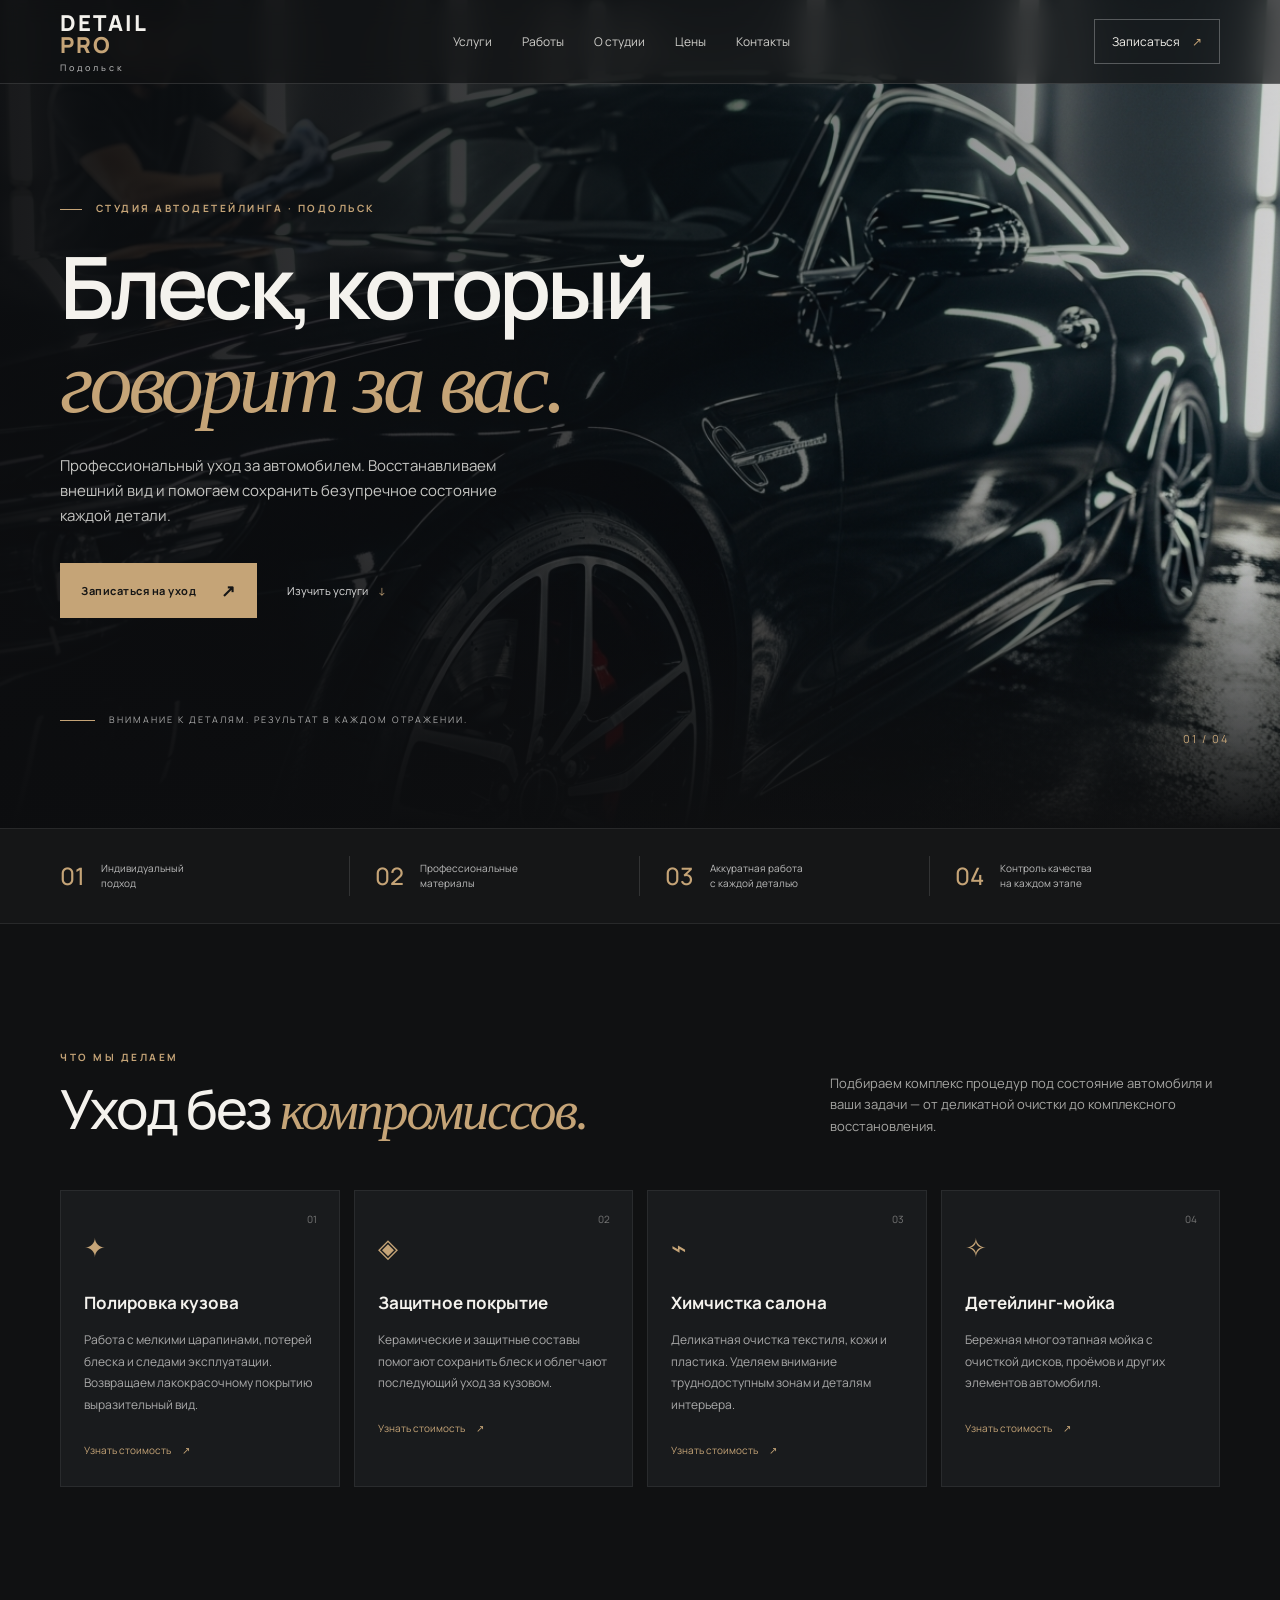
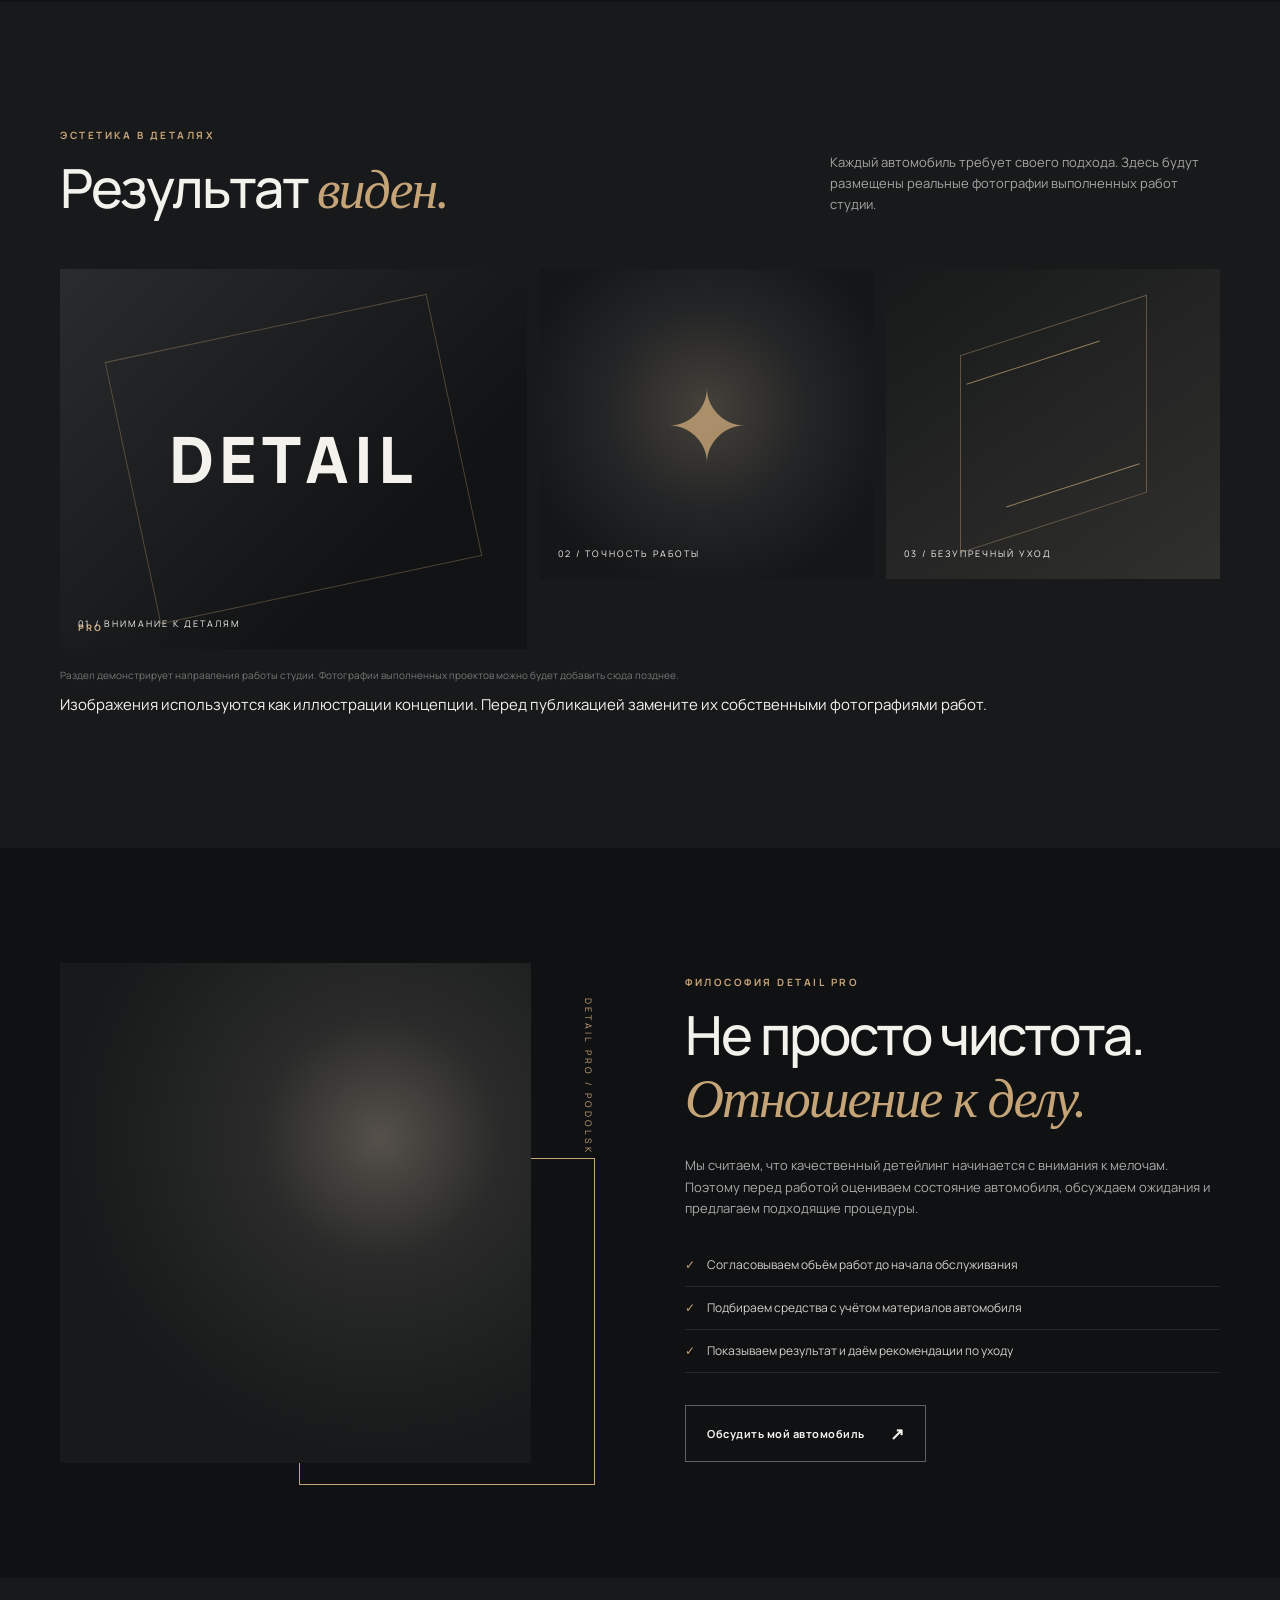
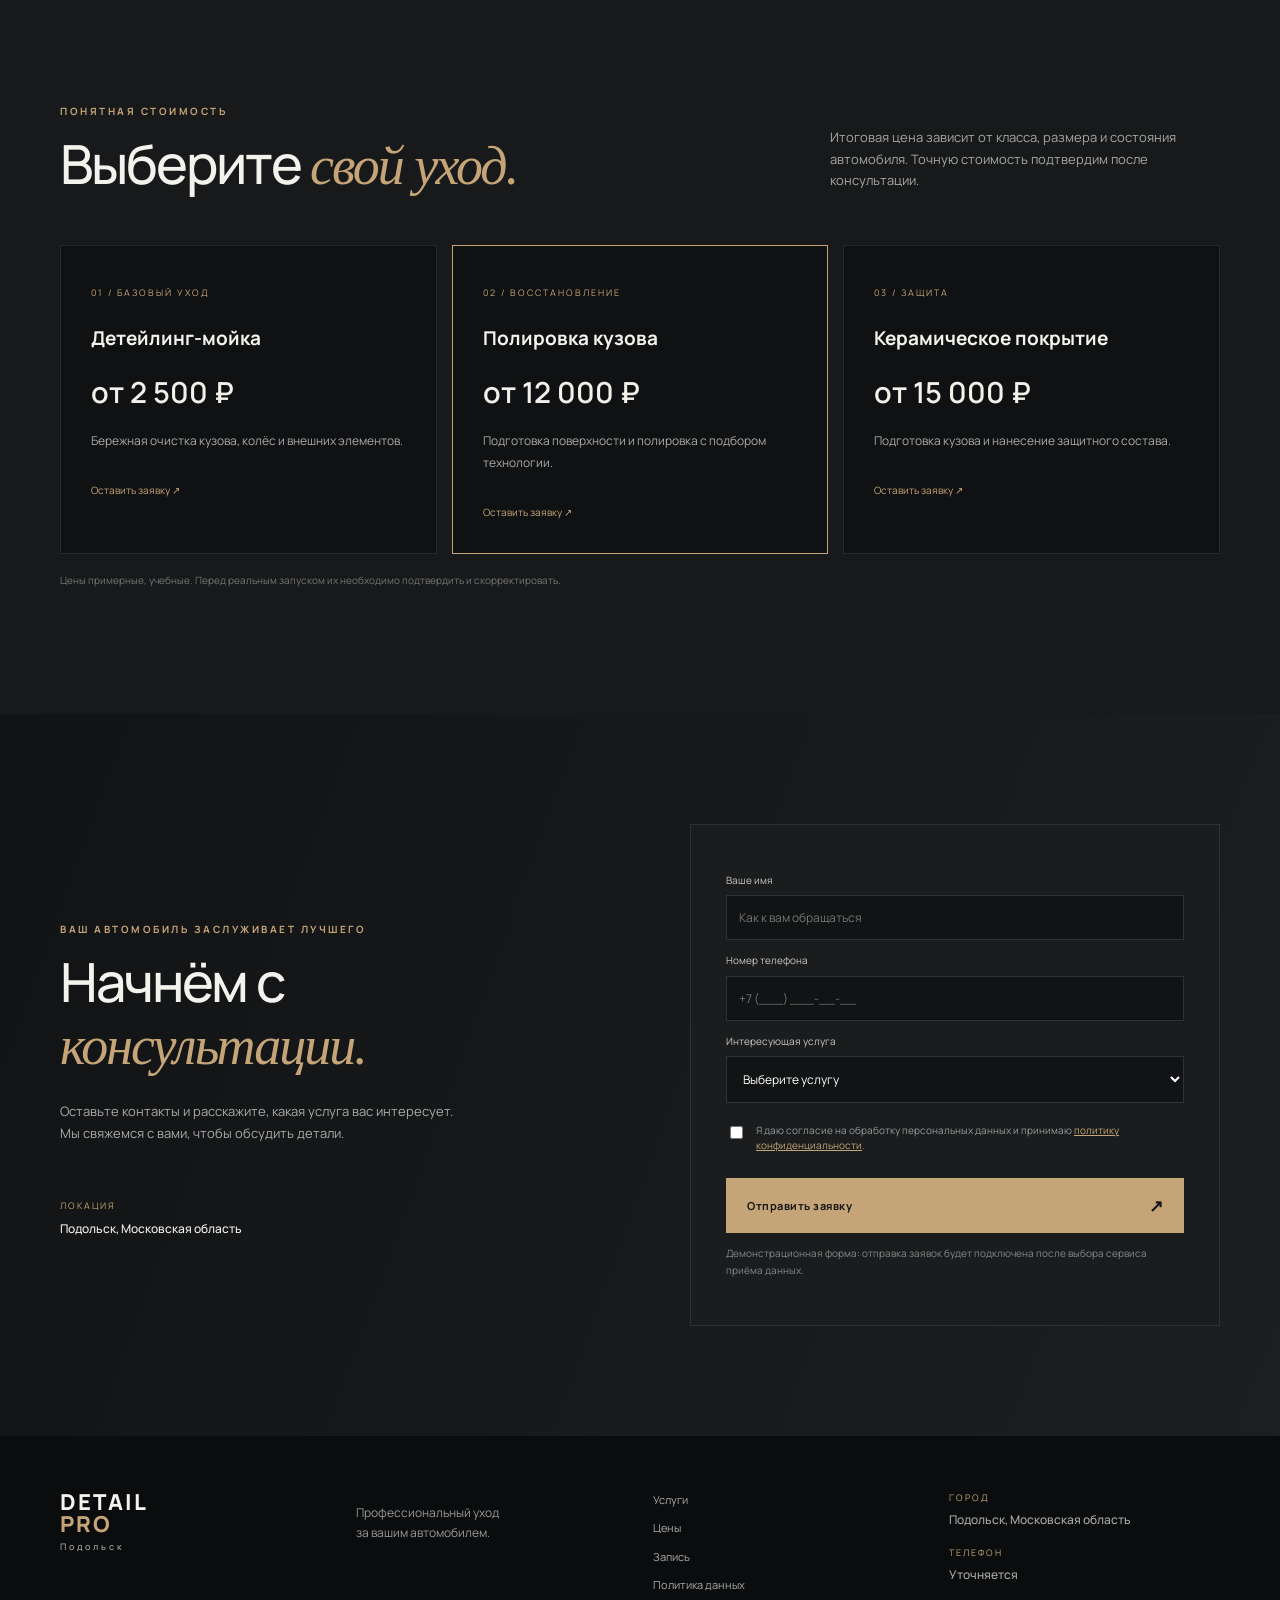
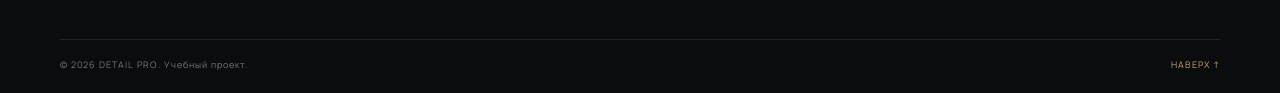
<file: index.html>
<!DOCTYPE html>
<html lang="ru">
<head>
  <meta charset="UTF-8">
  <meta name="viewport" content="width=device-width, initial-scale=1.0">
  <meta name="description" content="DETAIL PRO — студия автодетейлинга в Подольске. Полировка кузова, керамическое покрытие, химчистка салона и уход за автомобилем. Запись на консультацию.">
  <meta name="keywords" content="автодетейлинг Подольск, полировка автомобиля Подольск, керамика на авто Подольск, химчистка салона Подольск">
  <meta name="author" content="DETAIL PRO">
  <meta property="og:title" content="DETAIL PRO — автодетейлинг в Подольске">
  <meta property="og:description" content="Профессиональный уход за автомобилем: полировка, защита кузова и химчистка салона.">
  <meta property="og:type" content="website">
  <meta name="theme-color" content="#101112">
  <title>DETAIL PRO — Автодетейлинг в Подольске</title>
  <link rel="preconnect" href="https://fonts.googleapis.com">
  <link rel="preconnect" href="https://fonts.gstatic.com" crossorigin>
  <link href="https://fonts.googleapis.com/css2?family=Manrope:wght@400;500;600;700;800&display=swap" rel="stylesheet">
  <link rel="stylesheet" href="style.css">
</head>
<body>
  <header class="header" id="top">
    <div class="container nav-wrap">
      <a class="logo" href="#top" aria-label="DETAIL PRO — на главную">DETAIL<span>PRO</span><small>Подольск</small></a>
      <button class="menu-toggle" aria-label="Открыть меню" aria-expanded="false">☰</button>
      <nav class="nav" aria-label="Основная навигация">
        <a href="#services">Услуги</a><a href="#works">Работы</a><a href="#about">О студии</a><a href="#prices">Цены</a><a href="#contacts">Контакты</a>
      </nav>
      <a class="nav-cta" href="#request">Записаться <span>↗</span></a>
    </div>
  </header>

  <main>
    <section class="hero">
      <div class="hero-shade"></div>
      <div class="container hero-content">
        <p class="eyebrow"><span></span> СТУДИЯ АВТОДЕТЕЙЛИНГА · ПОДОЛЬСК</p>
        <h1>Блеск, который<br><em>говорит за вас.</em></h1>
        <p class="hero-text">Профессиональный уход за автомобилем. Восстанавливаем внешний вид и помогаем сохранить безупречное состояние каждой детали.</p>
        <div class="hero-actions"><a class="button button-primary" href="#request">Записаться на уход <b>↗</b></a><a class="text-link" href="#services">Изучить услуги <span>↓</span></a></div>
        <div class="hero-note"><span class="note-line"></span> ВНИМАНИЕ К ДЕТАЛЯМ. РЕЗУЛЬТАТ В КАЖДОМ ОТРАЖЕНИИ.</div>
      </div>
      <div class="hero-index">01 / 04</div>
    </section>

    <section class="trust-strip"><div class="container trust-grid"><div><strong>01</strong><span>Индивидуальный<br>подход</span></div><div><strong>02</strong><span>Профессиональные<br>материалы</span></div><div><strong>03</strong><span>Аккуратная работа<br>с каждой деталью</span></div><div><strong>04</strong><span>Контроль качества<br>на каждом этапе</span></div></div></section>

    <section class="section" id="services">
      <div class="container">
        <div class="section-heading"><div><p class="eyebrow">ЧТО МЫ ДЕЛАЕМ</p><h2>Уход без <em>компромиссов.</em></h2></div><p class="section-intro">Подбираем комплекс процедур под состояние автомобиля и ваши задачи — от деликатной очистки до комплексного восстановления.</p></div>
        <div class="services-grid">
          <article class="service-card"><div class="service-number">01</div><div class="service-icon">✦</div><h3>Полировка кузова</h3><p>Работа с мелкими царапинами, потерей блеска и следами эксплуатации. Возвращаем лакокрасочному покрытию выразительный вид.</p><a href="#request">Узнать стоимость <span>↗</span></a></article>
          <article class="service-card"><div class="service-number">02</div><div class="service-icon">◈</div><h3>Защитное покрытие</h3><p>Керамические и защитные составы помогают сохранить блеск и облегчают последующий уход за кузовом.</p><a href="#request">Узнать стоимость <span>↗</span></a></article>
          <article class="service-card"><div class="service-number">03</div><div class="service-icon">⌁</div><h3>Химчистка салона</h3><p>Деликатная очистка текстиля, кожи и пластика. Уделяем внимание труднодоступным зонам и деталям интерьера.</p><a href="#request">Узнать стоимость <span>↗</span></a></article>
          <article class="service-card"><div class="service-number">04</div><div class="service-icon">✧</div><h3>Детейлинг-мойка</h3><p>Бережная многоэтапная мойка с очисткой дисков, проёмов и других элементов автомобиля.</p><a href="#request">Узнать стоимость <span>↗</span></a></article>
        </div>
      </div>
    </section>

    <section class="work-section" id="works"><div class="container"><div class="section-heading"><div><p class="eyebrow">ЭСТЕТИКА В ДЕТАЛЯХ</p><h2>Результат <em>виден.</em></h2></div><p class="section-intro">Каждый автомобиль требует своего подхода. Здесь будут размещены реальные фотографии выполненных работ студии.</p></div>
      <div class="gallery">
        <div class="gallery-item gallery-large gallery-art gallery-art-one"><div class="art-mark">DETAIL<br><span>PRO</span></div><span>01 / ВНИМАНИЕ К ДЕТАЛЯМ</span></div>
        <div class="gallery-item gallery-art gallery-art-two"><div class="art-symbol">✦</div><span>02 / ТОЧНОСТЬ РАБОТЫ</span></div>
        <div class="gallery-item gallery-art gallery-art-three"><div class="art-lines"></div><span>03 / БЕЗУПРЕЧНЫЙ УХОД</span></div>
      </div>
      <p class="disclaimer">Раздел демонстрирует направления работы студии. Фотографии выполненных проектов можно будет добавить сюда позднее.</p>
    Изображения используются как иллюстрации концепции. Перед публикацией замените их собственными фотографиями работ.</p>
    </div></section>

    <section class="section about-section" id="about"><div class="container about-grid"><div class="about-visual"><div class="about-photo"></div><div class="vertical-label">DETAIL PRO / PODOLSK</div></div><div class="about-copy"><p class="eyebrow">ФИЛОСОФИЯ DETAIL PRO</p><h2>Не просто чистота.<br><em>Отношение к делу.</em></h2><p>Мы считаем, что качественный детейлинг начинается с внимания к мелочам. Поэтому перед работой оцениваем состояние автомобиля, обсуждаем ожидания и предлагаем подходящие процедуры.</p><ul class="check-list"><li>Согласовываем объём работ до начала обслуживания</li><li>Подбираем средства с учётом материалов автомобиля</li><li>Показываем результат и даём рекомендации по уходу</li></ul><a class="button button-outline" href="#request">Обсудить мой автомобиль <b>↗</b></a></div></div></section>

    <section class="price-section" id="prices"><div class="container"><div class="section-heading"><div><p class="eyebrow">ПОНЯТНАЯ СТОИМОСТЬ</p><h2>Выберите <em>свой уход.</em></h2></div><p class="section-intro">Итоговая цена зависит от класса, размера и состояния автомобиля. Точную стоимость подтвердим после консультации.</p></div><div class="price-grid">
      <article class="price-card"><p class="price-tag">01 / БАЗОВЫЙ УХОД</p><h3>Детейлинг-мойка</h3><p class="price">от 2 500 ₽</p><p>Бережная очистка кузова, колёс и внешних элементов.</p><a href="#request">Оставить заявку ↗</a></article>
      <article class="price-card featured"><p class="price-tag">02 / ВОССТАНОВЛЕНИЕ</p><h3>Полировка кузова</h3><p class="price">от 12 000 ₽</p><p>Подготовка поверхности и полировка с подбором технологии.</p><a href="#request">Оставить заявку ↗</a></article>
      <article class="price-card"><p class="price-tag">03 / ЗАЩИТА</p><h3>Керамическое покрытие</h3><p class="price">от 15 000 ₽</p><p>Подготовка кузова и нанесение защитного состава.</p><a href="#request">Оставить заявку ↗</a></article>
    </div><p class="disclaimer">Цены примерные, учебные. Перед реальным запуском их необходимо подтвердить и скорректировать.</p></div></section>

    <section class="request-section" id="request"><div class="container request-grid"><div><p class="eyebrow">ВАШ АВТОМОБИЛЬ ЗАСЛУЖИВАЕТ ЛУЧШЕГО</p><h2>Начнём с <em>консультации.</em></h2><p class="request-copy">Оставьте контакты и расскажите, какая услуга вас интересует. Мы свяжемся с вами, чтобы обсудить детали.</p><div class="contact-mini"><span>ЛОКАЦИЯ</span><strong>Подольск, Московская область</strong></div></div>
      <form class="request-form" id="lead-form">
        <label for="name">Ваше имя</label><input id="name" name="name" type="text" placeholder="Как к вам обращаться" required>
        <label for="phone">Номер телефона</label><input id="phone" name="phone" type="tel" placeholder="+7 (___) ___-__-__" required>
        <label for="service">Интересующая услуга</label><select id="service" name="service" required><option value="">Выберите услугу</option><option>Полировка кузова</option><option>Керамическое покрытие</option><option>Химчистка салона</option><option>Детейлинг-мойка</option><option>Нужна консультация</option></select>
        <label class="consent"><input type="checkbox" required><span>Я даю согласие на обработку персональных данных и принимаю <a href="privacy.html" target="_blank">политику конфиденциальности</a>.</span></label>
        <button class="button button-primary submit-button" type="submit">Отправить заявку <b>↗</b></button>
        <p class="form-hint">Демонстрационная форма: отправка заявок будет подключена после выбора сервиса приёма данных.</p>
        <p class="form-status" id="form-status" role="status" aria-live="polite"></p>
      </form>
    </div></section>
  </main>

  <footer class="footer" id="contacts"><div class="container footer-top"><a class="logo" href="#top">DETAIL<span>PRO</span><small>Подольск</small></a><p>Профессиональный уход<br>за вашим автомобилем.</p><div class="footer-links"><a href="#services">Услуги</a><a href="#prices">Цены</a><a href="#request">Запись</a><a href="privacy.html">Политика данных</a></div><div class="footer-contact"><span>ГОРОД</span><strong>Подольск, Московская область</strong><span>ТЕЛЕФОН</span><strong>Уточняется</strong></div></div><div class="container footer-bottom"><span>© 2026 DETAIL PRO. Учебный проект.</span><a href="#top">НАВЕРХ ↑</a></div></footer>
  <script src="script.js"></script>
</body>
</html>
</file>
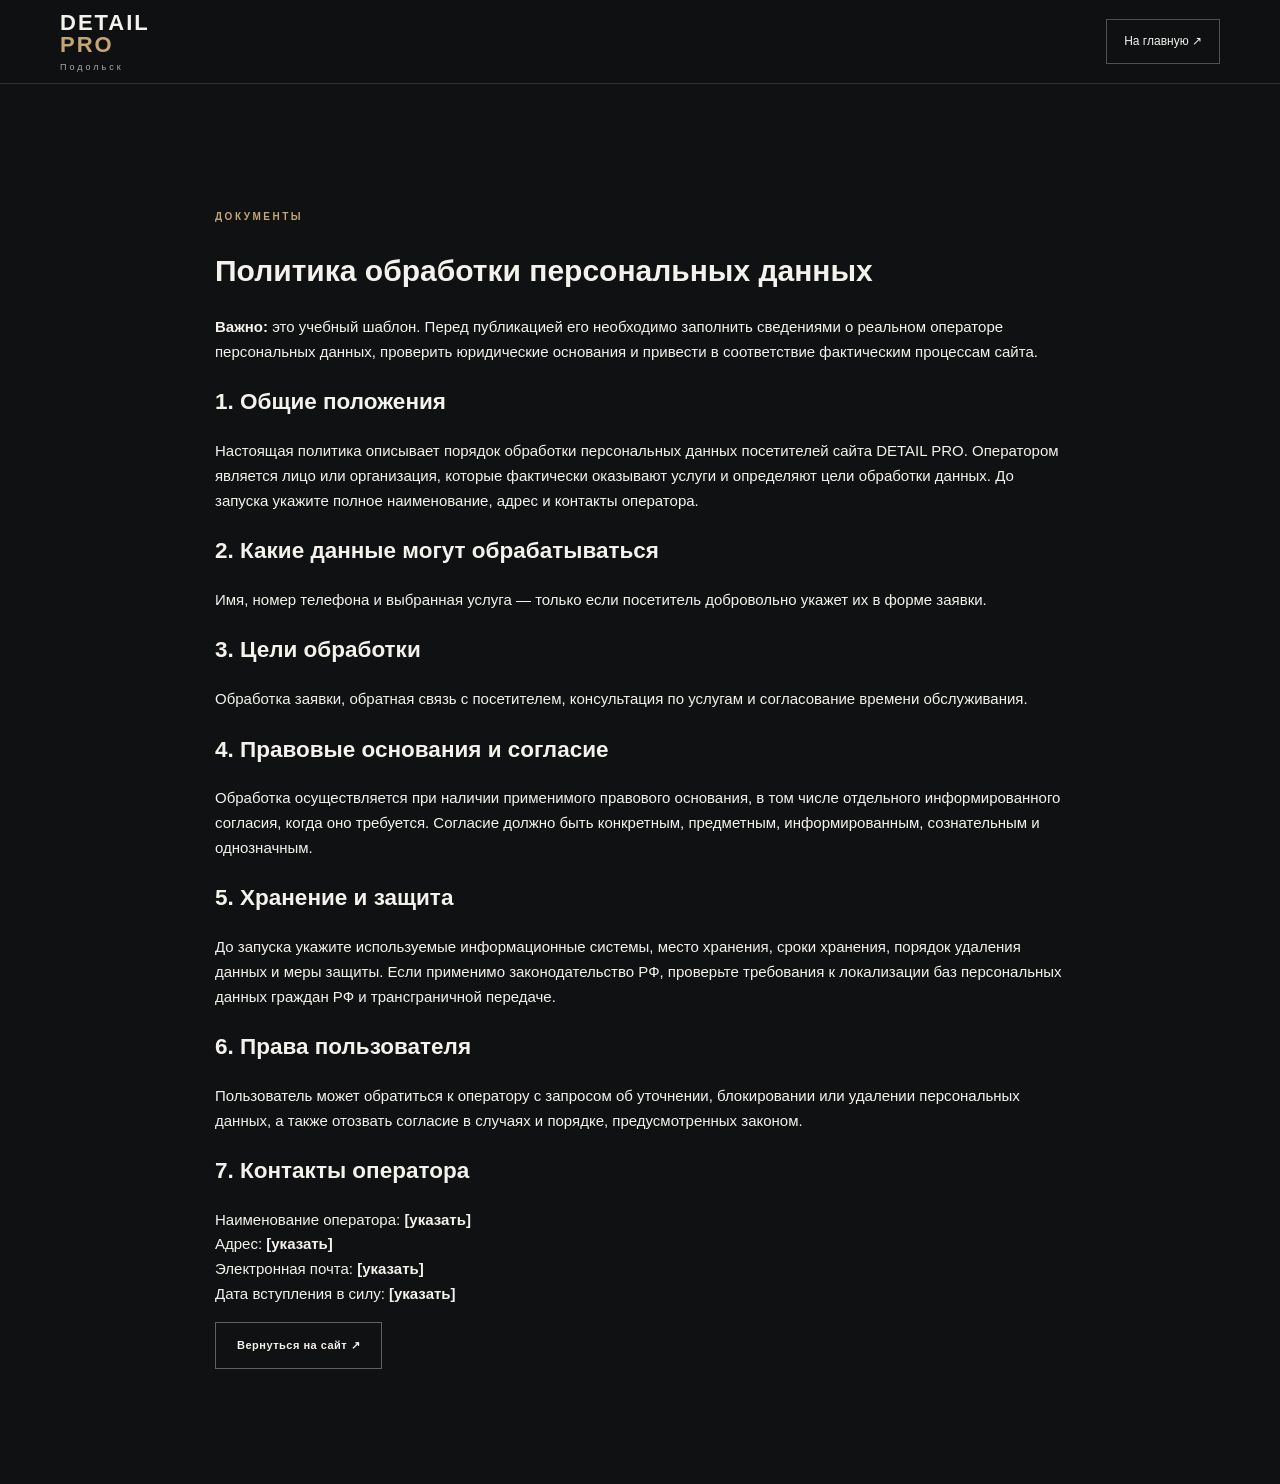
<file: privacy.html>
<!DOCTYPE html>
<html lang="ru"><head><meta charset="UTF-8"><meta name="viewport" content="width=device-width, initial-scale=1.0"><title>Политика обработки персональных данных — DETAIL PRO</title><link rel="stylesheet" href="style.css"></head>
<body><header class="header" style="position:relative"><div class="container nav-wrap"><a class="logo" href="index.html">DETAIL<span>PRO</span><small>Подольск</small></a><a class="nav-cta" href="index.html">На главную ↗</a></div></header>
<main class="section"><div class="container" style="max-width:850px"><p class="eyebrow">ДОКУМЕНТЫ</p><h1>Политика обработки персональных данных</h1>
<p><strong>Важно:</strong> это учебный шаблон. Перед публикацией его необходимо заполнить сведениями о реальном операторе персональных данных, проверить юридические основания и привести в соответствие фактическим процессам сайта.</p>
<h2>1. Общие положения</h2><p>Настоящая политика описывает порядок обработки персональных данных посетителей сайта DETAIL PRO. Оператором является лицо или организация, которые фактически оказывают услуги и определяют цели обработки данных. До запуска укажите полное наименование, адрес и контакты оператора.</p>
<h2>2. Какие данные могут обрабатываться</h2><p>Имя, номер телефона и выбранная услуга — только если посетитель добровольно укажет их в форме заявки.</p>
<h2>3. Цели обработки</h2><p>Обработка заявки, обратная связь с посетителем, консультация по услугам и согласование времени обслуживания.</p>
<h2>4. Правовые основания и согласие</h2><p>Обработка осуществляется при наличии применимого правового основания, в том числе отдельного информированного согласия, когда оно требуется. Согласие должно быть конкретным, предметным, информированным, сознательным и однозначным.</p>
<h2>5. Хранение и защита</h2><p>До запуска укажите используемые информационные системы, место хранения, сроки хранения, порядок удаления данных и меры защиты. Если применимо законодательство РФ, проверьте требования к локализации баз персональных данных граждан РФ и трансграничной передаче.</p>
<h2>6. Права пользователя</h2><p>Пользователь может обратиться к оператору с запросом об уточнении, блокировании или удалении персональных данных, а также отозвать согласие в случаях и порядке, предусмотренных законом.</p>
<h2>7. Контакты оператора</h2><p>Наименование оператора: <strong>[указать]</strong><br>Адрес: <strong>[указать]</strong><br>Электронная почта: <strong>[указать]</strong><br>Дата вступления в силу: <strong>[указать]</strong></p>
<a class="button button-outline" href="index.html">Вернуться на сайт ↗</a></div></main></body></html>
</file>
<file: style.css>
*{box-sizing:border-box}html{scroll-behavior:smooth;scroll-padding-top:90px}body{margin:0;background:#101112;color:#f4f2ed;font-family:Manrope,Arial,sans-serif;font-size:15px;line-height:1.65}a{color:inherit;text-decoration:none}.container{width:min(1160px,calc(100% - 48px));margin:auto}.header{height:84px;position:absolute;top:0;left:0;right:0;z-index:10;border-bottom:1px solid #ffffff20;background:#101112aa;backdrop-filter:blur(12px)}.nav-wrap{height:100%;display:flex;align-items:center;justify-content:space-between}.logo{font-size:22px;font-weight:800;letter-spacing:2px;line-height:1;display:inline-flex;flex-direction:column}.logo span{color:#c5a477;display:inline}.logo small{font-size:9px;letter-spacing:3px;color:#aaa;margin-top:7px;font-weight:500}.nav{display:flex;gap:30px;color:#d0cfcb;font-size:12px}.nav a:hover,.footer a:hover{color:#c5a477}.nav-cta{font-size:12px;border:1px solid #ffffff45;padding:12px 17px}.nav-cta span{color:#c5a477;margin-left:10px}.menu-toggle{display:none;background:none;border:0;color:white;font-size:25px}.hero{min-height:740px;height:92vh;max-height:900px;position:relative;display:flex;align-items:center;background:#151719 url('images/hero.png') center 55%/cover no-repeat}.hero-shade{position:absolute;inset:0;background:linear-gradient(90deg,#0c0d0ff2 0%,#0c0d0fc9 42%,#0c0d0f30 100%),linear-gradient(0deg,#101112 0%,transparent 35%)}.hero-content{position:relative;padding-top:90px}.eyebrow{font-size:10px;letter-spacing:2.5px;color:#c5a477;font-weight:700}.eyebrow span{display:inline-block;width:22px;height:1px;background:#c5a477;vertical-align:middle;margin-right:9px}.hero h1{font-size:clamp(48px,7vw,86px);line-height:1.08;letter-spacing:-4px;margin:24px 0;font-weight:600}.hero h1 em,h2 em{font-family:Georgia,serif;font-weight:400;color:#c5a477}.hero-text{max-width:470px;color:#c5c5c2;font-size:15px}.hero-actions{display:flex;align-items:center;gap:30px;margin-top:35px}.button{display:inline-flex;align-items:center;justify-content:space-between;gap:25px;padding:16px 21px;font:700 11px Manrope,sans-serif;letter-spacing:.5px;cursor:pointer;border:0}.button b{font-size:17px}.button-primary{background:#c5a477;color:#151515}.button-primary:hover{background:#ddbd91}.button-outline{border:1px solid #ffffff55}.text-link{font-size:11px;color:#ddd}.text-link span{color:#c5a477;margin-left:8px}.hero-note{margin-top:95px;font-size:9px;letter-spacing:2px;color:#aaa}.note-line{display:inline-block;width:35px;height:1px;background:#c5a477;vertical-align:middle;margin-right:10px}.hero-index{position:absolute;right:4%;bottom:80px;font-size:11px;letter-spacing:2px;color:#c5a477}.trust-strip{border-top:1px solid #ffffff15;border-bottom:1px solid #ffffff15;background:#151617}.trust-grid{display:grid;grid-template-columns:repeat(4,1fr);padding:27px 0}.trust-grid div{display:flex;gap:16px;align-items:center;border-right:1px solid #ffffff20;padding-left:25px}.trust-grid div:first-child{padding-left:0}.trust-grid div:last-child{border:0}.trust-grid strong{font-size:24px;color:#c5a477;font-weight:500}.trust-grid span{font-size:10px;color:#bbb;line-height:1.5}.section,.price-section,.work-section{padding:115px 0}.section-heading{display:flex;justify-content:space-between;align-items:end;gap:40px;margin-bottom:48px}.section-heading h2,.about-copy h2,.request-grid h2{font-size:clamp(35px,5vw,54px);line-height:1.15;letter-spacing:-2px;font-weight:500;margin:12px 0 0}.section-intro{max-width:390px;color:#a6a6a3;font-size:13px;margin:0 0 5px}.services-grid{display:grid;grid-template-columns:repeat(4,1fr);gap:14px}.service-card{position:relative;background:#191b1d;border:1px solid #ffffff12;padding:27px 23px 25px;min-height:285px;transition:.25s}.service-card:hover{transform:translateY(-5px);border-color:#c5a47777}.service-number{position:absolute;right:22px;top:20px;color:#777;font-size:10px}.service-icon{color:#c5a477;font-size:26px;margin:8px 0 20px}.service-card h3{font-size:17px;margin:0 0 12px}.service-card p,.price-card p{font-size:12px;color:#aaa;line-height:1.8}.service-card a{display:inline-block;margin-top:14px;font-size:10px;color:#c5a477}.service-card a span{margin-left:9px}.work-section{background:#17191a}.gallery{display:grid;grid-template-columns:1.4fr 1fr 1fr;gap:13px}.gallery-item{height:310px;position:relative;overflow:hidden;background:#242628}.gallery-large{height:380px;grid-row:span 1}.gallery-item img{width:100%;height:100%;object-fit:cover;filter:brightness(.76);transition:.5s}.gallery-item:hover img{transform:scale(1.05);filter:brightness(.95)}.gallery-item span{position:absolute;bottom:17px;left:18px;font-size:9px;letter-spacing:2px}.disclaimer{font-size:10px;color:#777;margin-top:18px}.about-grid{display:grid;grid-template-columns:1fr 1fr;gap:90px;align-items:center}.about-visual{height:500px;position:relative}.about-photo{height:100%;width:88%;background:radial-gradient(ellipse at 68% 35%,#55504a 0%,#292a29 27%,#17191a 68%),linear-gradient(135deg,#252729,#101112)}.about-visual:after{content:"";position:absolute;right:0;bottom:-22px;width:55%;height:65%;border:1px solid #c5a477;z-index:-1}.vertical-label{position:absolute;right:0;top:35px;writing-mode:vertical-rl;color:#c5a477;font-size:9px;letter-spacing:3px}.about-copy>p:not(.eyebrow){color:#aaa;font-size:13px;margin:25px 0}.check-list{list-style:none;padding:0;margin:25px 0 32px}.check-list li{font-size:12px;color:#d2d0ca;padding:11px 0;border-bottom:1px solid #ffffff17}.check-list li:before{content:"✓";color:#c5a477;margin-right:12px}.price-section{background:#17191a}.price-grid{display:grid;grid-template-columns:repeat(3,1fr);gap:15px}.price-card{padding:30px;background:#101112;border:1px solid #ffffff18}.price-card.featured{border-color:#c5a477}.price-tag{font-size:9px!important;letter-spacing:2px;color:#c5a477!important}.price-card h3{font-size:19px;margin:22px 0 8px}.price{font-size:29px!important;color:#f3f0e9!important;font-weight:600;margin:12px 0}.price-card>a{display:inline-block;margin-top:18px;font-size:10px;color:#c5a477}.request-section{padding:110px 0;background:linear-gradient(110deg,#111314,#1c1e1f)}.request-grid{display:grid;grid-template-columns:1fr 1fr;gap:100px;align-items:center}.request-copy{max-width:400px;color:#aaa;font-size:13px;margin-top:24px}.contact-mini{margin-top:55px;display:flex;flex-direction:column;gap:5px}.contact-mini span,.footer-contact span{font-size:9px;color:#c5a477;letter-spacing:2px}.contact-mini strong,.footer-contact strong{font-size:12px;font-weight:500}.request-form{background:#1a1c1e;padding:35px;border:1px solid #ffffff16;display:flex;flex-direction:column}.request-form label:not(.consent){font-size:10px;color:#c9c7c1;margin:12px 0 7px}.request-form input:not([type=checkbox]),.request-form select{width:100%;padding:13px 12px;background:#111314;border:1px solid #ffffff20;color:#fff;font:12px Manrope,sans-serif;outline:none}.request-form input:focus,.request-form select:focus{border-color:#c5a477}.request-form select option{background:#111}.consent{display:flex;gap:10px;align-items:flex-start;margin:20px 0;color:#999;font-size:10px;line-height:1.5}.consent input{accent-color:#c5a477;margin-top:3px}.consent a{color:#c5a477;text-decoration:underline}.submit-button{width:100%;margin-top:5px}.form-hint,.form-status{font-size:10px;color:#888;margin:12px 0 0}.form-status{color:#c5a477}.footer{background:#0b0c0d;padding:55px 0 20px}.footer-top{display:grid;grid-template-columns:1fr 1fr 1fr 1fr;gap:25px;padding-bottom:45px}.footer-top>p{font-size:12px;color:#999}.footer-links,.footer-contact{display:flex;flex-direction:column;gap:10px;font-size:11px;color:#aaa}.footer-contact{gap:4px}.footer-contact span:not(:first-child){margin-top:12px}.footer-bottom{border-top:1px solid #ffffff18;padding-top:18px;display:flex;justify-content:space-between;color:#777;font-size:9px;letter-spacing:1px}.footer-bottom a{color:#c5a477}
@media(max-width:850px){.nav{gap:14px}.nav a{font-size:10px}.services-grid{grid-template-columns:repeat(2,1fr)}.about-grid{gap:45px}.request-grid{gap:40px}.trust-grid div{padding-left:12px}.trust-grid span{font-size:9px}}
@media(max-width:650px){.container{width:min(100% - 34px,500px)}.header{height:70px}.menu-toggle{display:block;margin-left:auto;margin-right:15px}.nav{display:none;position:absolute;top:70px;left:0;right:0;background:#111314;padding:20px 25px;flex-direction:column;gap:18px;border-bottom:1px solid #ffffff20}.nav.open{display:flex}.nav a{font-size:12px}.nav-cta{font-size:10px;padding:10px}.hero{min-height:700px;height:90vh;background-position:60% center}.hero-shade{background:linear-gradient(90deg,#0c0d0fee,#0c0d0f99 75%,#0c0d0f55),linear-gradient(0deg,#101112,transparent 50%)}.hero h1{font-size:53px;letter-spacing:-2.5px}.hero-text{font-size:13px;max-width:340px}.hero-actions{align-items:flex-start;flex-direction:column;gap:18px}.hero-note{margin-top:65px;font-size:8px}.hero-index{bottom:35px}.trust-grid{grid-template-columns:repeat(2,1fr);gap:20px}.trust-grid div{border:0;padding:0}.section,.price-section,.work-section{padding:75px 0}.section-heading{display:block;margin-bottom:30px}.section-heading h2,.about-copy h2,.request-grid h2{font-size:39px}.section-intro{margin-top:20px}.services-grid{gap:9px}.service-card{padding:20px 15px;min-height:300px}.service-card h3{font-size:15px}.service-card p{font-size:11px}.gallery{grid-template-columns:1fr 1fr}.gallery-item,.gallery-large{height:220px}.gallery-large{grid-column:span 2}.about-grid,.request-grid{grid-template-columns:1fr;gap:45px}.about-visual{height:350px}.about-photo{width:90%}.about-copy{padding-top:10px}.price-grid{grid-template-columns:1fr}.price-card{padding:25px}.request-section{padding:75px 0}.request-form{padding:23px}.footer-top{grid-template-columns:1fr 1fr;gap:30px}.footer-bottom{font-size:8px}}
@media(max-width:380px){.logo{font-size:18px}.nav-cta{padding:8px}.hero h1{font-size:45px}.services-grid{grid-template-columns:1fr}.service-card{min-height:240px}.footer-top{grid-template-columns:1fr}}

/* Image-free portfolio placeholders: only the main hero photo is used */
.gallery-art{display:flex;align-items:center;justify-content:center;background:#202224;isolation:isolate}
.gallery-art:before,.gallery-art:after{content:"";position:absolute;z-index:-1;pointer-events:none}
.gallery-art-one{background:linear-gradient(135deg,#292b2d,#111314 70%)}
.gallery-art-one:before{width:70%;height:70%;border:1px solid #c5a47755;transform:rotate(-12deg)}
.art-mark{font-size:clamp(35px,5vw,66px);font-weight:800;letter-spacing:5px;line-height:.9;color:#f4f2ed;text-align:center}
.art-mark span{color:#c5a477}
.gallery-art-two{background:radial-gradient(circle at 50% 45%,#45413a 0%,#242526 42%,#151617 78%)}
.art-symbol{font-size:100px;color:#c5a477;opacity:.8}
.gallery-art-three{background:linear-gradient(145deg,#17191a,#30302d)}
.gallery-art-three:before{inset:18% 22%;border:1px solid #c5a47766;transform:skewY(-18deg)}
.art-lines{width:42%;height:42%;border-top:1px solid #c5a477;border-bottom:1px solid #c5a477;transform:rotate(-18deg);opacity:.7}
</file>
